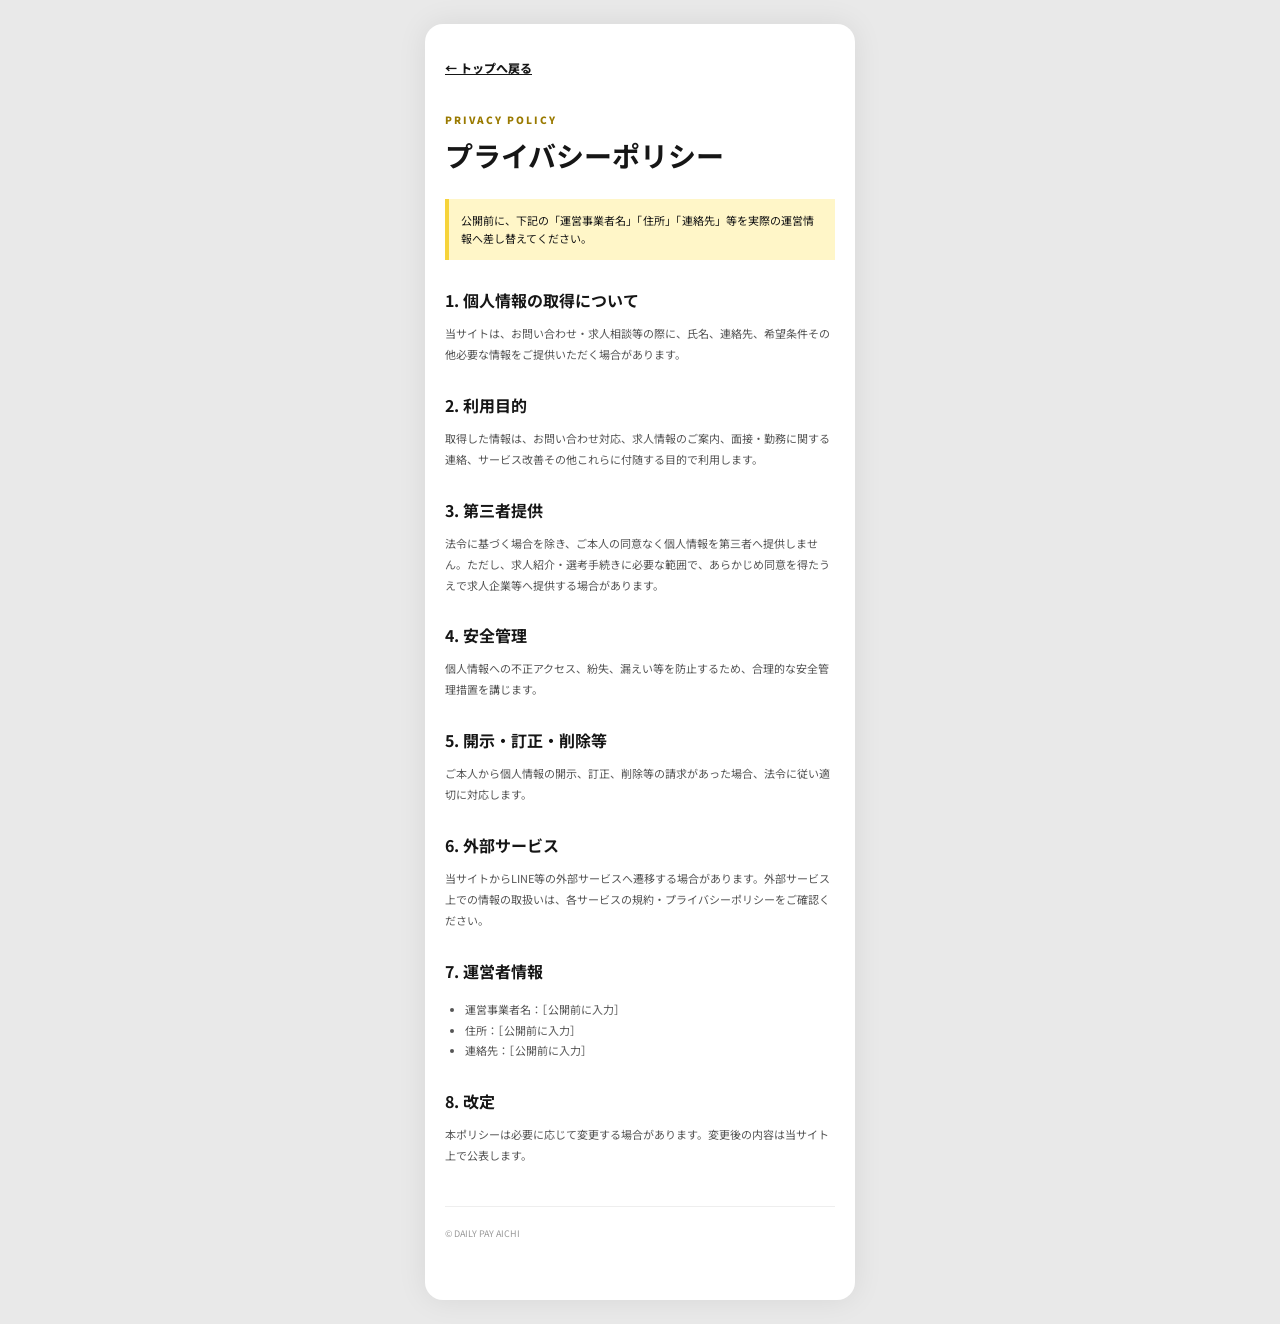
<file: privacy.html>
<!doctype html>
<html lang="ja">
<head>
  <meta charset="utf-8">
  <meta name="viewport" content="width=device-width, initial-scale=1">
  <meta name="theme-color" content="#111111">
  <title>プライバシーポリシー｜日払い 愛知</title>
  <link rel="preconnect" href="https://fonts.googleapis.com">
  <link rel="preconnect" href="https://fonts.gstatic.com" crossorigin>
  <link href="https://fonts.googleapis.com/css2?family=Noto+Sans+JP:wght@400;500;600;700;800;900&display=swap" rel="stylesheet">
  <style>
    *{box-sizing:border-box}html{background:#e9e9e9}body{margin:0;font-family:"Noto Sans JP",sans-serif;color:#161616}.wrap{width:min(100%,430px);margin:0 auto;min-height:100vh;background:#fff;padding:30px 20px 60px;box-shadow:0 0 30px rgba(0,0,0,.08)}a{color:inherit}.back{display:inline-block;font-size:12px;font-weight:800;margin-bottom:26px}.eyebrow{font-size:10px;letter-spacing:.2em;font-weight:900;color:#9a7a00}.title{font-size:28px;line-height:1.35;margin:6px 0 24px}.note{background:#fff6c8;border-left:4px solid #f6d33a;padding:12px;font-size:11px;line-height:1.7;margin-bottom:26px}.policy h2{font-size:16px;margin:28px 0 8px}.policy p,.policy li{font-size:11px;line-height:1.9;color:#555}.policy ul{padding-left:20px}.footer{margin-top:40px;padding-top:20px;border-top:1px solid #eee;font-size:9px;color:#999}@media(min-width:431px){body{padding:24px 0}.wrap{border-radius:18px}}
  </style>
</head>
<body>
  <main class="wrap">
    <a class="back" href="index.html">← トップへ戻る</a>
    <p class="eyebrow">PRIVACY POLICY</p>
    <h1 class="title">プライバシーポリシー</h1>
    <div class="note">公開前に、下記の「運営事業者名」「住所」「連絡先」等を実際の運営情報へ差し替えてください。</div>
    <section class="policy">
      <h2>1. 個人情報の取得について</h2>
      <p>当サイトは、お問い合わせ・求人相談等の際に、氏名、連絡先、希望条件その他必要な情報をご提供いただく場合があります。</p>
      <h2>2. 利用目的</h2>
      <p>取得した情報は、お問い合わせ対応、求人情報のご案内、面接・勤務に関する連絡、サービス改善その他これらに付随する目的で利用します。</p>
      <h2>3. 第三者提供</h2>
      <p>法令に基づく場合を除き、ご本人の同意なく個人情報を第三者へ提供しません。ただし、求人紹介・選考手続きに必要な範囲で、あらかじめ同意を得たうえで求人企業等へ提供する場合があります。</p>
      <h2>4. 安全管理</h2>
      <p>個人情報への不正アクセス、紛失、漏えい等を防止するため、合理的な安全管理措置を講じます。</p>
      <h2>5. 開示・訂正・削除等</h2>
      <p>ご本人から個人情報の開示、訂正、削除等の請求があった場合、法令に従い適切に対応します。</p>
      <h2>6. 外部サービス</h2>
      <p>当サイトからLINE等の外部サービスへ遷移する場合があります。外部サービス上での情報の取扱いは、各サービスの規約・プライバシーポリシーをご確認ください。</p>
      <h2>7. 運営者情報</h2>
      <ul><li>運営事業者名：［公開前に入力］</li><li>住所：［公開前に入力］</li><li>連絡先：［公開前に入力］</li></ul>
      <h2>8. 改定</h2>
      <p>本ポリシーは必要に応じて変更する場合があります。変更後の内容は当サイト上で公表します。</p>
    </section>
    <div class="footer">© DAILY PAY AICHI</div>
  </main>
</body>
</html>
</file>
